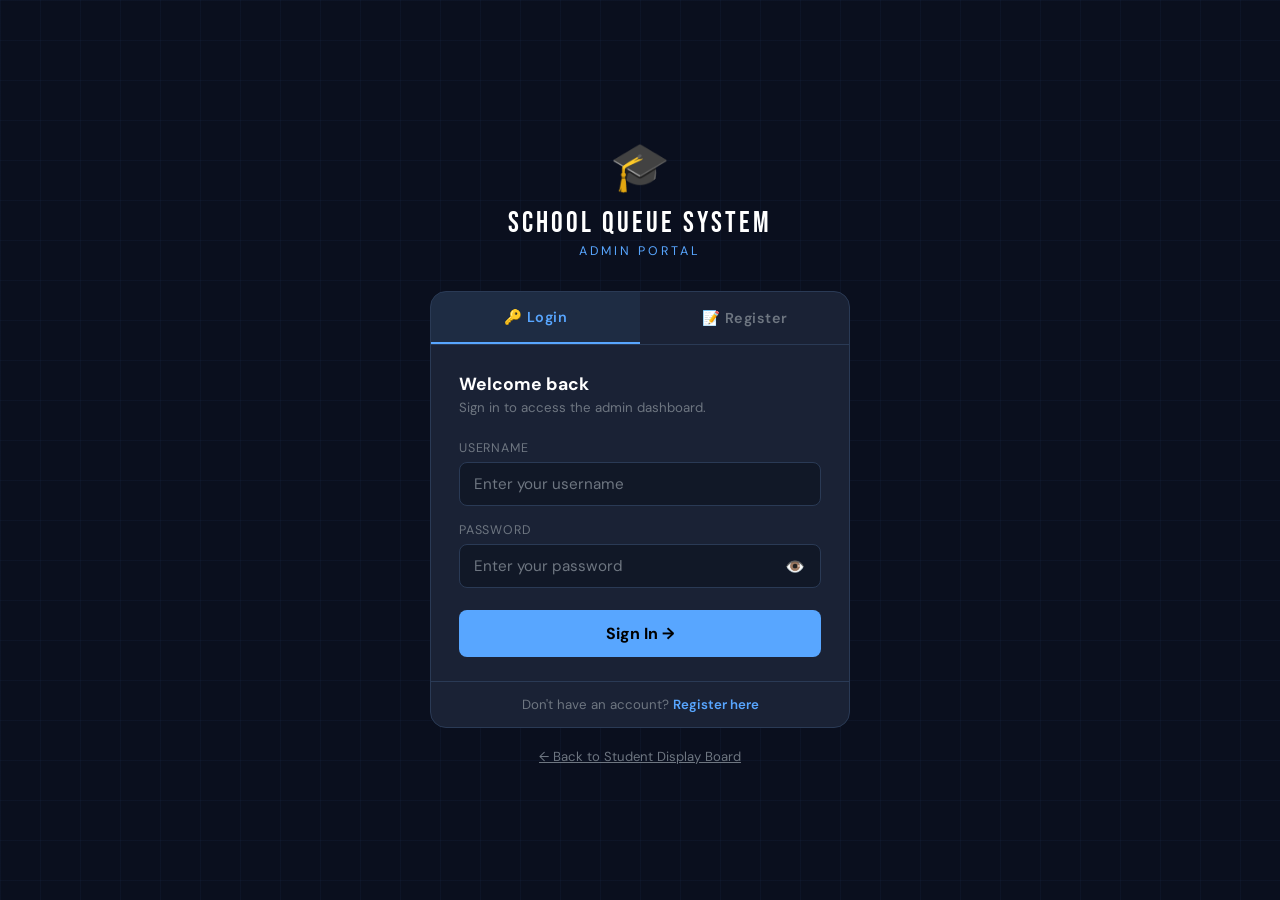
<file: wwwroot/admin/login.html>
<!DOCTYPE html>
<html lang="en">
<head>
  <meta charset="UTF-8" />
  <meta name="viewport" content="width=device-width, initial-scale=1.0"/>
  <title>Admin Login – School Queue System</title>
  <link rel="preconnect" href="https://fonts.googleapis.com">
  <link href="https://fonts.googleapis.com/css2?family=Bebas+Neue&family=DM+Sans:wght@300;400;500;600;700&display=swap" rel="stylesheet">
  <style>
    /* ══════════════════════════════════════
       LOGIN / REGISTER PAGE STYLES
       ══════════════════════════════════════ */
    :root {
      --bg:       #0a0f1e;
      --surface:  #111827;
      --card:     #1a2235;
      --border:   #2a3a55;
      --accent:   #58a6ff;
      --green:    #3fb950;
      --red:      #f85149;
      --text:     #c9d1d9;
      --muted:    #6e7681;
      --text-inv: #ffffff;
    }

    * { margin: 0; padding: 0; box-sizing: border-box; }

    body {
      font-family: 'DM Sans', sans-serif;
      background: var(--bg);
      color: var(--text);
      min-height: 100vh;
      display: flex;
      align-items: center;
      justify-content: center;
      padding: 20px;
      /* Subtle grid background */
      background-image:
        linear-gradient(rgba(88,166,255,0.04) 1px, transparent 1px),
        linear-gradient(90deg, rgba(88,166,255,0.04) 1px, transparent 1px);
      background-size: 40px 40px;
    }

    .page-wrap {
      width: 100%;
      max-width: 420px;
    }

    /* ── School branding at top ── */
    .branding {
      text-align: center;
      margin-bottom: 32px;
    }

    .brand-icon { font-size: 3rem; margin-bottom: 8px; }

    .brand-title {
      font-family: 'Bebas Neue', sans-serif;
      font-size: 1.8rem;
      letter-spacing: 3px;
      color: var(--text-inv);
    }

    .brand-sub {
      font-size: 0.78rem;
      color: var(--accent);
      letter-spacing: 3px;
      text-transform: uppercase;
      margin-top: 2px;
    }

    /* ── Card ── */
    .auth-card {
      background: var(--card);
      border: 1px solid var(--border);
      border-radius: 16px;
      overflow: hidden;
    }

    /* ── Tab switcher (Login / Register) ── */
    .tab-row {
      display: grid;
      grid-template-columns: 1fr 1fr;
      border-bottom: 1px solid var(--border);
    }

    .tab-btn {
      padding: 16px;
      background: transparent;
      border: none;
      color: var(--muted);
      font-family: 'DM Sans', sans-serif;
      font-size: 0.9rem;
      font-weight: 600;
      cursor: pointer;
      transition: all 0.2s;
      letter-spacing: 0.5px;
    }

    .tab-btn.active {
      color: var(--accent);
      background: rgba(88,166,255,0.07);
      border-bottom: 2px solid var(--accent);
    }

    .tab-btn:hover:not(.active) { color: var(--text); }

    /* ── Form panels ── */
    .form-panel {
      padding: 28px 28px 24px;
      display: none;
    }

    .form-panel.active { display: block; }

    .panel-title {
      font-size: 1.1rem;
      font-weight: 700;
      color: var(--text-inv);
      margin-bottom: 4px;
    }

    .panel-sub {
      font-size: 0.83rem;
      color: var(--muted);
      margin-bottom: 24px;
    }

    /* ── Form fields ── */
    .field {
      margin-bottom: 16px;
    }

    .field label {
      display: block;
      font-size: 0.78rem;
      color: var(--muted);
      text-transform: uppercase;
      letter-spacing: 0.8px;
      margin-bottom: 6px;
    }

    .field input {
      width: 100%;
      padding: 11px 14px;
      background: var(--surface);
      border: 1px solid var(--border);
      border-radius: 8px;
      color: var(--text-inv);
      font-family: 'DM Sans', sans-serif;
      font-size: 0.95rem;
      transition: border-color 0.2s, box-shadow 0.2s;
    }

    .field input:focus {
      outline: none;
      border-color: var(--accent);
      box-shadow: 0 0 0 3px rgba(88,166,255,0.1);
    }

    .field input::placeholder { color: var(--muted); }

    /* Password visibility toggle */
    .pass-wrap { position: relative; }
    .pass-wrap input { padding-right: 44px; }
    .eye-btn {
      position: absolute;
      right: 12px; top: 50%;
      transform: translateY(-50%);
      background: none;
      border: none;
      color: var(--muted);
      cursor: pointer;
      font-size: 1rem;
      padding: 4px;
    }
    .eye-btn:hover { color: var(--text); }

    /* ── Submit button ── */
    .submit-btn {
      width: 100%;
      padding: 13px;
      background: var(--accent);
      color: #000;
      border: none;
      border-radius: 8px;
      font-family: 'DM Sans', sans-serif;
      font-size: 1rem;
      font-weight: 700;
      cursor: pointer;
      transition: opacity 0.2s, transform 0.1s;
      margin-top: 6px;
    }

    .submit-btn:hover { opacity: 0.88; }
    .submit-btn:active { transform: scale(0.98); }
    .submit-btn:disabled { opacity: 0.5; cursor: not-allowed; }

    /* ── Alert message ── */
    .alert {
      padding: 11px 14px;
      border-radius: 8px;
      font-size: 0.88rem;
      margin-bottom: 16px;
      display: none;
      line-height: 1.4;
    }

    .alert.error   { background: rgba(248,81,73,0.12);  border: 1px solid var(--red);   color: var(--red);   display: block; }
    .alert.success { background: rgba(63,185,80,0.12);  border: 1px solid var(--green); color: var(--green); display: block; }

    /* ── Footer link ── */
    .card-footer {
      padding: 14px 28px;
      text-align: center;
      border-top: 1px solid var(--border);
      font-size: 0.83rem;
      color: var(--muted);
    }

    .card-footer a {
      color: var(--accent);
      text-decoration: none;
      font-weight: 600;
    }

    /* ── Password strength bar (register only) ── */
    .strength-bar-wrap {
      margin-top: 6px;
      height: 4px;
      background: var(--border);
      border-radius: 4px;
      overflow: hidden;
    }

    .strength-bar {
      height: 100%;
      width: 0%;
      border-radius: 4px;
      transition: width 0.3s, background 0.3s;
    }

    .strength-label {
      font-size: 0.72rem;
      margin-top: 4px;
      color: var(--muted);
    }

    /* ── Student board link at bottom ── */
    .student-link {
      text-align: center;
      margin-top: 20px;
      font-size: 0.82rem;
      color: var(--muted);
    }

    .student-link a { color: var(--muted); }
    .student-link a:hover { color: var(--text); }
  </style>
</head>
<body>

<div class="page-wrap">

  <!-- Branding -->
  <div class="branding">
    <div class="brand-icon">🎓</div>
    <div class="brand-title">School Queue System</div>
    <div class="brand-sub">Admin Portal</div>
  </div>

  <!-- Auth Card -->
  <div class="auth-card">

    <!-- Tab switcher -->
    <div class="tab-row">
      <button class="tab-btn active" id="tab-login" onclick="switchTab('login')">🔑 Login</button>
      <button class="tab-btn" id="tab-register" onclick="switchTab('register')">📝 Register</button>
    </div>

    <!-- ── LOGIN PANEL ─────────────────────────────── -->
    <div class="form-panel active" id="panel-login">
      <div class="panel-title">Welcome back</div>
      <div class="panel-sub">Sign in to access the admin dashboard.</div>

      <div class="alert" id="login-alert"></div>

      <div class="field">
        <label>Username</label>
        <input type="text" id="login-username" placeholder="Enter your username" autocomplete="username" />
      </div>

      <div class="field">
        <label>Password</label>
        <div class="pass-wrap">
          <input type="password" id="login-password" placeholder="Enter your password" autocomplete="current-password" />
          <button class="eye-btn" onclick="togglePass('login-password', this)" tabindex="-1">👁️</button>
        </div>
      </div>

      <button class="submit-btn" id="login-btn" onclick="doLogin()">Sign In →</button>
    </div>

    <!-- ── REGISTER PANEL ──────────────────────────── -->
    <div class="form-panel" id="panel-register">
      <div class="panel-title">Create an account</div>
      <div class="panel-sub">Register a new admin account to manage the queues.</div>

      <div class="alert" id="register-alert"></div>

      <div class="field">
        <label>Full Name</label>
        <input type="text" id="reg-fullname" placeholder="e.g. Maria Santos" autocomplete="name" />
      </div>

      <div class="field">
        <label>Username</label>
        <input type="text" id="reg-username" placeholder="Choose a username" autocomplete="username" />
      </div>

      <div class="field">
        <label>Password</label>
        <div class="pass-wrap">
          <input type="password" id="reg-password" placeholder="Min. 6 characters"
            autocomplete="new-password" oninput="checkStrength(this.value)" />
          <button class="eye-btn" onclick="togglePass('reg-password', this)" tabindex="-1">👁️</button>
        </div>
        <div class="strength-bar-wrap">
          <div class="strength-bar" id="strength-bar"></div>
        </div>
        <div class="strength-label" id="strength-label"></div>
      </div>

      <div class="field">
        <label>Confirm Password</label>
        <div class="pass-wrap">
          <input type="password" id="reg-confirm" placeholder="Re-enter password" autocomplete="new-password" />
          <button class="eye-btn" onclick="togglePass('reg-confirm', this)" tabindex="-1">👁️</button>
        </div>
      </div>

      <button class="submit-btn" id="register-btn" onclick="doRegister()">Create Account →</button>
    </div>

    <!-- Footer link -->
    <div class="card-footer">
      <span id="footer-text">Don't have an account? <a href="#" onclick="switchTab('register')">Register here</a></span>
    </div>
  </div>

  <!-- Back to student board -->
  <div class="student-link">
    <a href="/student/index.html">← Back to Student Display Board</a>
  </div>

</div>

<script>
  // ════════════════════════════════════════════════
  //  login.html — Client-side JS for Login/Register
  // ════════════════════════════════════════════════

  const API = '/api/auth';

  // ── Tab switching ─────────────────────────────
  function switchTab(tab) {
    const isLogin = tab === 'login';
    document.getElementById('panel-login').classList.toggle('active', isLogin);
    document.getElementById('panel-register').classList.toggle('active', !isLogin);
    document.getElementById('tab-login').classList.toggle('active', isLogin);
    document.getElementById('tab-register').classList.toggle('active', !isLogin);
    document.getElementById('footer-text').innerHTML = isLogin
      ? `Don't have an account? <a href="#" onclick="switchTab('register')">Register here</a>`
      : `Already have an account? <a href="#" onclick="switchTab('login')">Sign in</a>`;
    clearAlerts();
  }

  // ── Toggle password visibility ────────────────
  function togglePass(inputId, btn) {
    const input = document.getElementById(inputId);
    input.type = input.type === 'password' ? 'text' : 'password';
    btn.textContent = input.type === 'password' ? '👁️' : '🙈';
  }

  // ── Show alert message ────────────────────────
  function showAlert(id, msg, type) {
    const el = document.getElementById(id);
    el.textContent = msg;
    el.className = `alert ${type}`;
  }

  function clearAlerts() {
    ['login-alert', 'register-alert'].forEach(id => {
      const el = document.getElementById(id);
      el.textContent = '';
      el.className = 'alert';
    });
  }

  // ── Password strength checker ─────────────────
  function checkStrength(pw) {
    const bar   = document.getElementById('strength-bar');
    const label = document.getElementById('strength-label');
    let score = 0;
    if (pw.length >= 6)  score++;
    if (pw.length >= 10) score++;
    if (/[A-Z]/.test(pw)) score++;
    if (/[0-9]/.test(pw)) score++;
    if (/[^A-Za-z0-9]/.test(pw)) score++;

    const levels = [
      { pct: '0%',   color: '',              text: '' },
      { pct: '25%',  color: 'var(--red)',    text: 'Weak' },
      { pct: '50%',  color: '#f59e0b',       text: 'Fair' },
      { pct: '75%',  color: 'var(--accent)', text: 'Good' },
      { pct: '90%',  color: 'var(--green)',  text: 'Strong' },
      { pct: '100%', color: 'var(--green)',  text: 'Very Strong' },
    ];
    const lvl = levels[score] || levels[0];
    bar.style.width = lvl.pct;
    bar.style.background = lvl.color;
    label.textContent = lvl.text;
  }

  // ── Handle Enter key ──────────────────────────
  document.addEventListener('keydown', function(e) {
    if (e.key !== 'Enter') return;
    const loginActive = document.getElementById('panel-login').classList.contains('active');
    if (loginActive) doLogin();
    else doRegister();
  });

  // ── Login ─────────────────────────────────────
  async function doLogin() {
    const username = document.getElementById('login-username').value.trim();
    const password = document.getElementById('login-password').value;
    const btn = document.getElementById('login-btn');

    if (!username || !password) {
      showAlert('login-alert', '⚠️ Please fill in both fields.', 'error'); return;
    }

    btn.disabled = true;
    btn.textContent = 'Signing in...';

    try {
      const res  = await fetch(`${API}/login`, {
        method: 'POST',
        headers: { 'Content-Type': 'application/json' },
        body: JSON.stringify({ username, password }),
      });
      const data = await res.json();

      if (res.ok) {
        showAlert('login-alert', `✅ ${data.message} Redirecting...`, 'success');
        setTimeout(() => { window.location.href = '/admin/index.html'; }, 800);
      } else {
        showAlert('login-alert', '❌ ' + data.message, 'error');
        btn.disabled = false;
        btn.textContent = 'Sign In →';
      }
    } catch {
      showAlert('login-alert', '❌ Cannot reach the server. Is it running?', 'error');
      btn.disabled = false;
      btn.textContent = 'Sign In →';
    }
  }

  // ── Register ──────────────────────────────────
  async function doRegister() {
    const fullName = document.getElementById('reg-fullname').value.trim();
    const username = document.getElementById('reg-username').value.trim();
    const password = document.getElementById('reg-password').value;
    const confirm  = document.getElementById('reg-confirm').value;
    const btn = document.getElementById('register-btn');

    if (!fullName || !username || !password || !confirm) {
      showAlert('register-alert', '⚠️ All fields are required.', 'error'); return;
    }
    if (password.length < 6) {
      showAlert('register-alert', '⚠️ Password must be at least 6 characters.', 'error'); return;
    }
    if (password !== confirm) {
      showAlert('register-alert', '⚠️ Passwords do not match.', 'error'); return;
    }

    btn.disabled = true;
    btn.textContent = 'Creating account...';

    try {
      const res  = await fetch(`${API}/register`, {
        method: 'POST',
        headers: { 'Content-Type': 'application/json' },
        body: JSON.stringify({ fullName, username, password }),
      });
      const data = await res.json();

      if (res.ok) {
        showAlert('register-alert', `✅ ${data.message} Redirecting...`, 'success');
        setTimeout(() => { window.location.href = '/admin/index.html'; }, 900);
      } else {
        showAlert('register-alert', '❌ ' + data.message, 'error');
        btn.disabled = false;
        btn.textContent = 'Create Account →';
      }
    } catch {
      showAlert('register-alert', '❌ Cannot reach the server. Is it running?', 'error');
      btn.disabled = false;
      btn.textContent = 'Create Account →';
    }
  }
</script>
</body>
</html>
</file>
